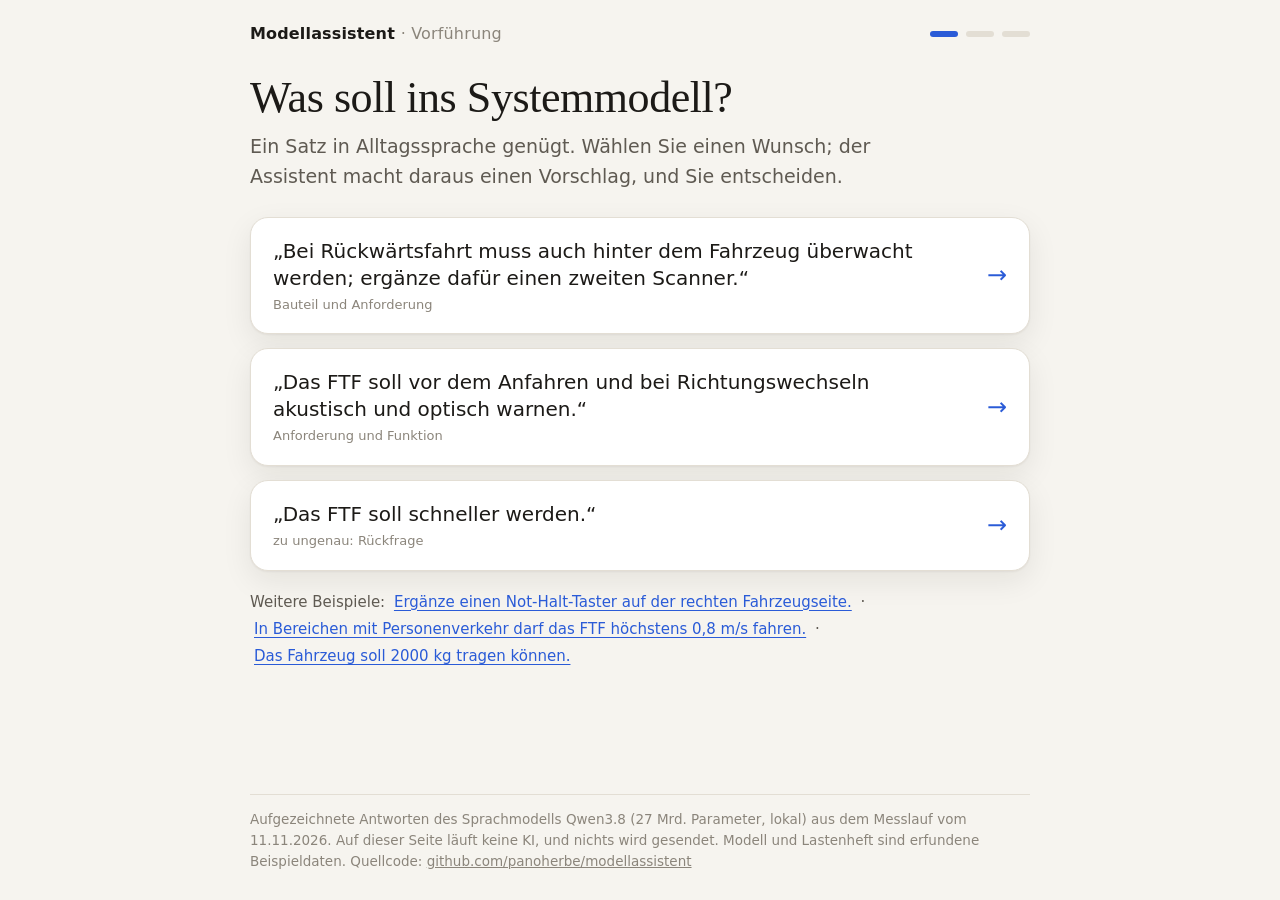
<file: vorfuehrung/modellassistent-vorfuehrung.html>
<!-- Erzeugt von vorfuehrung/baue.py aus nachweis/lauf8; nicht von Hand ändern. -->
<!doctype html>
<html lang="de">
<head>
<meta charset="utf-8">
<meta name="viewport" content="width=device-width, initial-scale=1">
<title>Modellassistent – Vorführung</title>
<meta name="description" content="Vorführung des Modellassistenten: Aus einem Satz wird ein geprüfter Eintrag im SysML-v2-Systemmodell. Der Mensch entscheidet. Aufgezeichnete Antworten aus einem Messlauf.">
<style>
/* Ruhig, groß, eine Handlung je Bildschirm. Keine Webschriften, keine externen Dateien. */
:root{
  --grund:#f6f4ef;--flaeche:#fff;--flaeche-2:#f1eee7;--text:#1c1a17;--leise:#5f5a52;--zart:#8b857b;--linie:#e3ded4;
  --akzent:#2a5bd7;--akzent-2:#1f47ad;--akzent-hell:#e8eefc;--gut:#17724a;--gut-hell:#e3f3ea;--frage:#8a5a00;--frage-hell:#fdf3dc;
  --R:#6a4fc0;--F:#b45a12;--L:#1f6db0;--P:#17724a;
  --schatten:0 1px 2px rgb(30 25 15/.05),0 10px 30px rgb(30 25 15/.08);
  --schrift:system-ui,-apple-system,"Segoe UI",Roboto,"Noto Sans",sans-serif;
  --serif:"Iowan Old Style","Palatino Linotype",Palatino,Georgia,serif;
  --mono:ui-monospace,"SF Mono",Menlo,Consolas,monospace;color-scheme:light dark}
@media (prefers-color-scheme:dark){:root{--grund:#17150f;--flaeche:#211e18;--flaeche-2:#2a2620;--text:#f2efe8;--leise:#bdb6aa;--zart:#8f897e;
  --linie:#3a352d;--akzent:#7ea2ff;--akzent-2:#a3bdff;--akzent-hell:#232c45;--gut:#5cc795;--gut-hell:#1d3328;--frage:#f0c060;--frage-hell:#3a2f17;
  --R:#a993ff;--F:#f0a060;--L:#6fb2ef;--P:#5cc795;--schatten:0 1px 2px rgb(0 0 0/.3),0 10px 30px rgb(0 0 0/.35)}.knopf:not(.leise){color:#11141a}}
*{box-sizing:border-box}
html,body{margin:0;background:var(--grund);color:var(--text);font:18px/1.55 var(--schrift);-webkit-font-smoothing:antialiased}
button{font:inherit;cursor:pointer;color:inherit}
:focus-visible{outline:3px solid var(--akzent);outline-offset:3px;border-radius:10px}
.rahmen{max-width:820px;margin:0 auto;padding:22px 20px 28px;min-height:100vh;display:flex;flex-direction:column}
.kopf{display:flex;justify-content:space-between;align-items:center;gap:12px;margin-bottom:26px}
.marke{font-weight:650;font-size:16px;letter-spacing:.01em}
.marke span{color:var(--zart);font-weight:400}
.punkte{display:flex;gap:8px;align-items:center;font-size:13px;color:var(--zart)}
.punkte i{width:28px;height:6px;border-radius:3px;background:var(--linie);transition:background .3s}
.punkte i.an{background:var(--akzent)}
.buehne{flex:1}
h1{font:400 clamp(30px,5vw,44px)/1.12 var(--serif);letter-spacing:-.01em;margin:0 0 10px}
.unter{color:var(--leise);font-size:19px;margin:0 0 26px;max-width:36em}
.wahl{display:grid;gap:14px}
.karte{background:var(--flaeche);border:1px solid var(--linie);border-radius:18px;box-shadow:var(--schatten)}
button.beispiel{display:flex;align-items:center;gap:18px;text-align:left;padding:20px 22px;border:1px solid var(--linie);
  background:var(--flaeche);border-radius:18px;box-shadow:var(--schatten);transition:transform .12s,border-color .12s}
button.beispiel:hover{border-color:var(--akzent);transform:translateY(-1px)}
.beispiel .satz{font-size:20px;line-height:1.35;flex:1}
.beispiel .art{font-size:13px;color:var(--zart);display:block;margin-top:4px}
.beispiel .pfeil{font-size:24px;color:var(--akzent)}
.mehr{margin-top:18px;font-size:15px;color:var(--leise)}
.mehr button{background:none;border:0;color:var(--akzent);text-decoration:underline;text-underline-offset:3px;padding:2px 4px}

.zitat{font:400 clamp(24px,3.6vw,32px)/1.25 var(--serif);margin:0 0 20px}
.arbeit{padding:26px}
.arbeit ul{list-style:none;margin:0;padding:0}
.arbeit li{display:flex;gap:12px;align-items:center;padding:9px 0;color:var(--zart);transition:color .3s}
.arbeit li b{display:inline-grid;place-items:center;width:26px;height:26px;border-radius:50%;border:2px solid var(--linie);font-size:14px;flex:none}
.arbeit li.da{color:var(--text)}.arbeit li.da b{background:var(--gut);border-color:var(--gut);color:#fff}
.arbeit li.jetzt b{border-color:var(--akzent);border-top-color:transparent;animation:dreh 0.8s linear infinite}
@keyframes dreh{to{transform:rotate(360deg)}}

.zaehler{font-size:14px;color:var(--zart);margin:0 0 8px;letter-spacing:.04em;text-transform:uppercase}
.vorschlag{padding:24px 24px 22px;border-top:6px solid var(--farbe)}
.vorschlag.R{--farbe:var(--R)}.vorschlag.F{--farbe:var(--F)}.vorschlag.L{--farbe:var(--L)}.vorschlag.P{--farbe:var(--P)}
.typ{display:inline-block;font-size:14px;font-weight:650;color:var(--farbe);margin-bottom:6px}
.aussage{font-size:24px;line-height:1.35;margin:0 0 14px;font-weight:550}
.bezug{font-size:16px;color:var(--leise);margin:0 0 16px}
.bezug b{color:var(--text);font-weight:600}
.beleg{background:var(--gut-hell);border-radius:14px;padding:14px 16px;margin:0 0 20px}
.beleg small{display:block;color:var(--gut);font-weight:650;font-size:13.5px;margin-bottom:3px}
.beleg q{font-size:17px}
.knoepfe{display:flex;gap:12px;flex-wrap:wrap}
.knopf{border:0;border-radius:14px;padding:15px 24px;font-weight:650;font-size:18px;background:var(--akzent);color:#fff}
.knopf:hover{background:var(--akzent-2)}
.knopf.gut{background:var(--gut)}.knopf.gut:hover{filter:brightness(.92)}
.knopf.leise{background:var(--flaeche-2);color:var(--text)}
.knopf.leise:hover{background:var(--linie)}
.klein{font-size:14.5px;color:var(--zart)}

.ok{display:flex;gap:14px;align-items:flex-start;padding:20px 22px;background:var(--gut-hell);border-radius:18px;margin-bottom:18px}
.ok .haken{flex:none;width:38px;height:38px;border-radius:50%;background:var(--gut);color:#fff;display:grid;place-items:center;font-size:22px;font-weight:700}
.ok h2{margin:2px 0 4px;font-size:22px}
.ok p{margin:0;color:var(--leise);font-size:16px}
.bild{padding:22px;margin-bottom:16px}
.bild h3{margin:0 0 14px;font-size:15px;color:var(--zart);font-weight:600;letter-spacing:.04em;text-transform:uppercase}
.kette{display:flex;align-items:center;gap:10px;flex-wrap:wrap;margin:10px 0}
.box{border:2px solid var(--farbe);border-radius:14px;padding:10px 14px;min-width:170px;background:var(--flaeche)}
.box.alt{border-style:dashed;opacity:.8}
.box small{display:block;color:var(--farbe);font-weight:650;font-size:12.5px}
.box span{font-family:var(--mono);font-size:15px}
.box.R{--farbe:var(--R)}.box.F{--farbe:var(--F)}.box.L{--farbe:var(--L)}.box.P{--farbe:var(--P)}
.verbinder{color:var(--zart);font-size:14px;display:flex;align-items:center;gap:6px;white-space:nowrap}
.verbinder::after{content:"→";font-size:22px;color:var(--leise)}
details{border-top:1px solid var(--linie);padding:12px 0}
details summary{cursor:pointer;font-weight:600;font-size:16px}
pre{background:#14171d;color:#dfe6ef;border-radius:12px;padding:14px 16px;overflow:auto;font:13.5px/1.55 var(--mono);margin:12px 0 4px}
.kw{color:#8cc8ff}.km{color:#7f8a99;font-style:italic}.kz{color:#ffd28a}
.log{list-style:none;margin:10px 0 0;padding:0;font-size:15px}
.log li{padding:8px 0;border-bottom:1px dashed var(--linie)}
.log code{display:block;font-size:11.5px;color:var(--zart);word-break:break-all;margin-top:2px}

.frage{padding:24px;background:var(--frage-hell);border:1px solid color-mix(in oklab,var(--frage) 30%,transparent);border-radius:18px;margin-bottom:18px}
.frage small{color:var(--frage);font-weight:650;font-size:14px}
.frage p{font:400 clamp(22px,3.2vw,28px)/1.3 var(--serif);margin:8px 0 0}
.fuss{margin-top:28px;font-size:13.5px;color:var(--zart);border-top:1px solid var(--linie);padding-top:14px}
.fuss a{color:inherit}
.ein{animation:ein .35s ease both}
@keyframes ein{from{opacity:0;transform:translateY(8px)}to{opacity:1;transform:none}}
@media (max-width:600px){html,body{font-size:17px}.rahmen{padding:16px 14px}.aussage{font-size:21px}.knopf{flex:1}
  .beispiel .satz{font-size:18px}.box{min-width:0;flex:1 1 100%}.verbinder{flex:1 1 100%}}
@media (prefers-reduced-motion:reduce){*{animation:none!important;transition:none!important}}
</style>
</head>
<body>
<div class="rahmen">
  <header class="kopf">
    <div class="marke">Modellassistent <span>· Vorführung</span></div>
    <div class="punkte" aria-label="Fortschritt"><i></i><i></i><i></i></div>
  </header>
  <main class="buehne" id="buehne" aria-live="polite"></main>
  <footer class="fuss" id="fuss"></footer>
</div>
<script>
"use strict";
const D = {"meta":{"zeit_utc":"2026-11-11T21:25:48+00:00","sprachmodell":"qwen3.8:27b","einbettungsmodell":"embeddinggemma-2","prompt_version":"vorschlag-v4+klaerung-v2+zuordnung-v2","kernel":"jupyter-sysml-kernel 0.63.1"},"kennzahlen":{"aufgaben":24,"vorschlagsaufgaben":17,"rueckfrageaufgaben":7,"status_richtig":23,"vorschlag_richtig":16,"rueckfrage_richtig":7,"ebene_richtig":16,"ziele_gefunden":7,"ziele_erwartet":11,"elemente":22,"elemente_ohne_fehler":22,"elemente_belegt":22,"rf_elemente":14,"rf_mit_beziehung":14,"abruf_treffer":22,"abruf_erwartet":22,"syntax_geprueft":16,"syntax_ok":16,"dauer_median_s":50.4,"dauer_max_s":66.76,"ausgabe_tokens_je_s":8.0},"vorne":["C01","B02","D01"],"weitere":["C04","A02","D05"],"etiketten":{"C01":"Bauteil und Anforderung","B02":"Anforderung und Funktion","D01":"zu ungenau: Rückfrage","C04":"Bausteintyp und Bauteil","A02":"eine Anforderung","D05":"Widerspruch: Rückfrage"},"aufgaben":[{"id":"A02","eingabe":"In Bereichen mit Personenverkehr darf das FTF höchstens 0,8 m/s fahren.","status":"vorschlag","rueckfragen":[],"dauer_s":49.7,"elemente":[{"id":"R-008","ebene":"R","name":"fahrgeschwindigkeitPersonenverkehr","text":"In Bereichen mit Personenverkehr darf das FTF höchstens 0,8 m/s fahren.","typ":null,"bezuege":[{"art":"satisfy","ziel":"P-002"}],"bezuege_von":null,"quellen":[{"quelle":"LH-2.2","zitat":"in Bereichen mit Personenverkehr gilt 0,8 m/s","belegt":true}],"pruefung":"ok","befunde":[]}],"abgerufen":["LH-2.2","LH-1.3","LH-2.4","LH-4.3","LH-2.3","LH-3.2"],"sysml":"// in Anforderungen\nrequirement <'R-008'> fahrgeschwindigkeitPersonenverkehr {\n    doc /* In Bereichen mit Personenverkehr darf das FTF höchstens 0,8 m/s fahren. */\n}\n\n// in Verknuepfungen\nsatisfy Anforderungen::fahrgeschwindigkeitPersonenverkehr by Physik::ftf.fahrwerk;","syntax":{"ok":true,"meldungen":[],"kernel":"jupyter-sysml-kernel 0.63.1"}},{"id":"B02","eingabe":"Das FTF soll vor dem Anfahren und bei Richtungswechseln akustisch und optisch warnen.","status":"vorschlag","rueckfragen":[],"dauer_s":60.76,"elemente":[{"id":"R-008","ebene":"R","name":"warnsignal","text":"Das FTF warnt vor dem Anfahren und bei Richtungswechseln akustisch und optisch.","typ":null,"bezuege":[{"art":"satisfy","ziel":"P-008"}],"bezuege_von":null,"quellen":[{"quelle":"LH-4.5","zitat":"Akustische und optische Warnsignale kündigen das Anfahren und Richtungswechsel an.","belegt":true}],"pruefung":"ok","befunde":[]},{"id":"F-008","ebene":"F","name":"warnsignalAusloesen","text":"Akustische und optische Warnsignale vor dem Anfahren und bei Richtungswechseln auslösen.","typ":null,"bezuege":[{"art":"allocate","ziel":"P-008"}],"bezuege_von":null,"quellen":[{"quelle":"LH-4.5","zitat":"Akustische und optische Warnsignale kündigen das Anfahren und Richtungswechsel an.","belegt":true}],"pruefung":"ok","befunde":[]}],"abgerufen":["LH-4.5","LH-4.1","LH-4.3","LH-5.2","LH-1.3","LH-5.1"],"sysml":"// in Anforderungen\nrequirement <'R-008'> warnsignal {\n    doc /* Das FTF warnt vor dem Anfahren und bei Richtungswechseln akustisch und optisch. */\n}\n\n// in Funktionen\naction <'F-008'> warnsignalAusloesen {\n    doc /* Akustische und optische Warnsignale vor dem Anfahren und bei Richtungswechseln auslösen. */\n}\n\n// in Verknuepfungen\nsatisfy Anforderungen::warnsignal by Physik::ftf.sicherheitssteuerung;\nallocate Funktionen::warnsignalAusloesen to Physik::ftf.sicherheitssteuerung;","syntax":{"ok":true,"meldungen":[],"kernel":"jupyter-sysml-kernel 0.63.1"}},{"id":"C01","eingabe":"Bei Rückwärtsfahrt muss auch hinter dem Fahrzeug überwacht werden; ergänze dafür einen zweiten Scanner.","status":"vorschlag","rueckfragen":[],"dauer_s":53.41,"elemente":[{"id":"P-009","ebene":"P","name":"scannerHinten","text":"Sicherheitslaserscanner zur Überwachung des Schutzfeldes hinter dem Fahrzeug.","typ":"Sicherheitslaserscanner","bezuege":[],"bezuege_von":null,"quellen":[{"quelle":"LH-4.2","zitat":"Bei Rückwärtsfahrt muss das Schutzfeld hinter dem Fahrzeug ebenso überwacht werden.","belegt":true}],"pruefung":"ok","befunde":[]},{"id":"R-008","ebene":"R","name":"schutzfeldHinten","text":"Bei Rückwärtsfahrt wird das Schutzfeld hinter dem Fahrzeug überwacht.","typ":null,"bezuege":[{"art":"satisfy","ziel":"P-009"}],"bezuege_von":null,"quellen":[{"quelle":"LH-4.2","zitat":"Bei Rückwärtsfahrt muss das Schutzfeld hinter dem Fahrzeug ebenso überwacht werden.","belegt":true}],"pruefung":"ok","befunde":[]}],"abgerufen":["LH-4.2","LH-4.1","LH-5.2","LH-4.5","LH-3.3","LH-2.3"],"sysml":"// in Anforderungen\nrequirement <'R-008'> schutzfeldHinten {\n    doc /* Bei Rückwärtsfahrt wird das Schutzfeld hinter dem Fahrzeug überwacht. */\n}\n\n// in Physik::ftf\npart <'P-009'> scannerHinten : Logik::Sicherheitslaserscanner;\n\n// in Verknuepfungen\nsatisfy Anforderungen::schutzfeldHinten by Physik::ftf.scannerHinten;","syntax":{"ok":true,"meldungen":[],"kernel":"jupyter-sysml-kernel 0.63.1"}},{"id":"C04","eingabe":"Ergänze einen Not-Halt-Taster auf der rechten Fahrzeugseite.","status":"vorschlag","rueckfragen":[],"dauer_s":66.76,"elemente":[{"id":"L-009","ebene":"L","name":"NotHaltTaster","text":"Mechanischer Taster zur manuellen Auslösung des Not-Halts.","typ":null,"bezuege":[],"bezuege_von":null,"quellen":[{"quelle":"LH-4.4","zitat":"Not-Halt-Taster befinden sich an beiden Längsseiten des Fahrzeugs.","belegt":true}],"pruefung":"ok","befunde":[]},{"id":"P-009","ebene":"P","name":"notHaltTasterRechts","text":"Not-Halt-Taster auf der rechten Fahrzeugseite.","typ":"NotHaltTaster","bezuege":[],"bezuege_von":null,"quellen":[{"quelle":"LH-4.4","zitat":"Not-Halt-Taster befinden sich an beiden Längsseiten des Fahrzeugs.","belegt":true}],"pruefung":"ok","befunde":[]}],"abgerufen":["LH-4.4","LH-4.3","LH-4.5","LH-5.2","LH-4.1","LH-2.4"],"sysml":"// in Logik\npart def <'L-009'> NotHaltTaster {\n    doc /* Mechanischer Taster zur manuellen Auslösung des Not-Halts. */\n}\n\n// in Physik::ftf\npart <'P-009'> notHaltTasterRechts : Logik::NotHaltTaster;","syntax":{"ok":true,"meldungen":[],"kernel":"jupyter-sysml-kernel 0.63.1"}},{"id":"D01","eingabe":"Das FTF soll schneller werden.","status":"rueckfrage","rueckfragen":["Welche neue Höchstgeschwindigkeit soll das FTF im Automatikbetrieb erreichen?"],"dauer_s":20.05,"elemente":[],"abgerufen":["LH-2.2","LH-1.3","LH-1.2","LH-4.3","LH-5.3","LH-5.1"],"sysml":"","syntax":null},{"id":"D05","eingabe":"Das Fahrzeug soll 2000 kg tragen können.","status":"rueckfrage","rueckfragen":["Soll die Nutzlast tatsächlich auf 2000 kg erhöht werden, was einen Widerspruch zur Lastenheft-Anforderung (max. 500 kg) darstellt?"],"dauer_s":23.47,"elemente":[],"abgerufen":["LH-2.1","LH-1.1","LH-2.3","LH-2.4","LH-6.2","LH-1.3"],"sysml":"","syntax":null}],"modell":"// Synthetisches Systemmodell eines autonomen Flurförderfahrzeugs (FTF) in SysML v2, Textnotation.\n// Alle Werte sind erfunden; das Modell dient nur dem Prototyp des Modellassistenten.\n// RFLP-Konvention dieses Prototyps: R = Anforderungen (requirement), F = Funktionen (action),\n// L = logische Bausteine (part def), P = physische Ausprägung (part im Fahrzeug ftf).\n// Kennungen stehen als Kurzname in <'...'>. Zeilen mit „// einfuegen:“ markieren, wo freigegebene Vorschläge landen.\npackage FTF {\n\n    package Anforderungen {\n        requirement <'R-001'> nutzlast {\n            doc /* Das FTF transportiert Ladungsträger mit einer Masse von bis zu 500 kg. */\n        }\n        requirement <'R-002'> fahrgeschwindigkeit {\n            doc /* Die Fahrgeschwindigkeit beträgt im Automatikbetrieb höchstens 1,5 m/s. */\n        }\n        requirement <'R-003'> personenschutz {\n            doc /* Personen und Hindernisse im Fahrweg werden erkannt; das FTF hält vor ihnen sicher an. */\n        }\n        requirement <'R-004'> einsatzdauer {\n            doc /* Das FTF arbeitet mit einer Akkuladung mindestens 8 Stunden im Schichtbetrieb. */\n        }\n        requirement <'R-005'> positioniergenauigkeit {\n            doc /* An Übergabestationen positioniert sich das FTF auf ±10 mm genau. */\n        }\n        requirement <'R-006'> notHalt {\n            doc /* Ein Not-Halt an beiden Fahrzeugseiten bringt das FTF sofort zum Stillstand. */\n        }\n        requirement <'R-007'> leitsystemanbindung {\n            doc /* Das FTF empfängt Fahraufträge vom Leitsystem und meldet seinen Zustand zurück. */\n        }\n        // einfuegen: R\n    }\n\n    package Funktionen {\n        action <'F-001'> navigieren {\n            doc /* Position bestimmen und eine Route zum Ziel planen. */\n        }\n        action <'F-002'> fahren {\n            doc /* Das Fahrzeug entlang der geplanten Route bewegen. */\n        }\n        action <'F-003'> hindernisseErkennen {\n            doc /* Den Fahrweg überwachen und Hindernisse sowie Personen erkennen. */\n        }\n        action <'F-004'> lastHandhaben {\n            doc /* Ladungsträger aufnehmen und abgeben. */\n        }\n        action <'F-005'> energieBereitstellen {\n            doc /* Elektrische Energie speichern und an die Verbraucher verteilen. */\n        }\n        action <'F-006'> kommunizieren {\n            doc /* Fahraufträge empfangen und Zustandsmeldungen an das Leitsystem senden. */\n        }\n        action <'F-007'> notHaltAusloesen {\n            doc /* Bei Betätigung des Not-Halts alle Antriebe sicher abschalten. */\n        }\n        // einfuegen: F\n    }\n\n    package Logik {\n        part def <'L-001'> Fahrwerk {\n            doc /* Antriebsräder mit Motoren und Bremsen. */\n        }\n        part def <'L-002'> Navigationsrechner {\n            doc /* Rechner für Lokalisierung, Routenplanung und Fahrzeugführung. */\n        }\n        part def <'L-003'> Sicherheitslaserscanner {\n            doc /* Sensor, der Schutzfelder im Fahrweg überwacht. */\n        }\n        part def <'L-004'> Lastaufnahme {\n            doc /* Hubeinrichtung für Ladungsträger. */\n        }\n        part def <'L-005'> Energiespeicher {\n            doc /* Akku mit Batteriemanagement. */\n        }\n        part def <'L-006'> Funkmodul {\n            doc /* Drahtlose Verbindung zum Leitsystem. */\n        }\n        part def <'L-007'> Sicherheitssteuerung {\n            doc /* Steuerung für Not-Halt und Schutzfeldauswertung. */\n        }\n        part def <'L-008'> Fahrzeug {\n            doc /* Das Flurförderfahrzeug als Ganzes. */\n        }\n        // einfuegen: L\n    }\n\n    package Physik {\n        part <'P-001'> ftf : Logik::Fahrzeug {\n            part <'P-002'> fahrwerk : Logik::Fahrwerk;\n            part <'P-003'> rechner : Logik::Navigationsrechner;\n            part <'P-004'> scannerVorn : Logik::Sicherheitslaserscanner;\n            part <'P-005'> hubwerk : Logik::Lastaufnahme;\n            part <'P-006'> akku : Logik::Energiespeicher;\n            part <'P-007'> funk : Logik::Funkmodul;\n            part <'P-008'> sicherheitssteuerung : Logik::Sicherheitssteuerung;\n            // einfuegen: P\n        }\n    }\n\n    package Verknuepfungen {\n        satisfy Anforderungen::nutzlast by Physik::ftf.hubwerk;\n        satisfy Anforderungen::fahrgeschwindigkeit by Physik::ftf.fahrwerk;\n        satisfy Anforderungen::personenschutz by Physik::ftf.scannerVorn;\n        satisfy Anforderungen::einsatzdauer by Physik::ftf.akku;\n        satisfy Anforderungen::positioniergenauigkeit by Physik::ftf.rechner;\n        satisfy Anforderungen::notHalt by Physik::ftf.sicherheitssteuerung;\n        satisfy Anforderungen::leitsystemanbindung by Physik::ftf.funk;\n        allocate Funktionen::navigieren to Physik::ftf.rechner;\n        allocate Funktionen::fahren to Physik::ftf.fahrwerk;\n        allocate Funktionen::hindernisseErkennen to Physik::ftf.scannerVorn;\n        allocate Funktionen::lastHandhaben to Physik::ftf.hubwerk;\n        allocate Funktionen::energieBereitstellen to Physik::ftf.akku;\n        allocate Funktionen::kommunizieren to Physik::ftf.funk;\n        allocate Funktionen::notHaltAusloesen to Physik::ftf.sicherheitssteuerung;\n        // einfuegen: V\n    }\n}\n"};
const $ = s => document.querySelector(s);
const esc = s => String(s ?? "").replace(/[&<>"]/g, c => ({"&":"&amp;","<":"&lt;",">":"&gt;",'"':"&quot;"}[c]));
const zahl = x => Number(x).toLocaleString("de-DE", {maximumFractionDigits: 1});
const TYP = {R: "Neue Anforderung", F: "Neue Funktion", L: "Neuer Bausteintyp", P: "Neues Bauteil im Fahrzeug"};
const KURZ = {R: "Anforderung", F: "Funktion", L: "Bausteintyp", P: "Bauteil"};
const NAMEN = {};
for (const m of D.modell.matchAll(/<'([RFLP]-\d+)'>\s+(\w+)/g)) NAMEN[m[1]] = m[2];
const datum = new Date(D.meta.zeit_utc).toLocaleDateString("de-DE", {day: "2-digit", month: "2-digit", year: "numeric", timeZone: "Europe/Berlin"});
$("#fuss").innerHTML = `Aufgezeichnete Antworten des Sprachmodells Qwen3.8 (27 Mrd. Parameter, lokal) aus dem Messlauf vom ${datum}.
  Auf dieser Seite läuft keine KI, und nichts wird gesendet. Modell und Lastenheft sind erfundene Beispieldaten.
  Quellcode: <a href="https://github.com/panoherbe/modellassistent">github.com/panoherbe/modellassistent</a>`;

let a = null, i = 0, ent = {}, log = [];
const schritt = n => document.querySelectorAll(".punkte i").forEach((p, k) => p.classList.toggle("an", k < n));
const zeige = html => { const b = $("#buehne"); b.innerHTML = `<div class="ein">${html}</div>`; window.scrollTo({top: 0}); };
const merke = (was, text) => log.push({was, text, zeit: new Date()});

function start() {
  schritt(1); a = null;
  const karte = id => { const x = D.aufgaben.find(t => t.id === id);
    return `<button class="beispiel" data-id="${id}"><span class="satz">„${esc(x.eingabe)}“<span class="art">${esc(D.etiketten[id] || "")}</span></span><span class="pfeil" aria-hidden="true">→</span></button>`; };
  zeige(`<h1>Was soll ins Systemmodell?</h1>
    <p class="unter">Ein Satz in Alltagssprache genügt. Wählen Sie einen Wunsch; der Assistent macht daraus einen Vorschlag, und Sie entscheiden.</p>
    <div class="wahl">${D.vorne.map(karte).join("")}</div>
    <p class="mehr">Weitere Beispiele: ${D.weitere.map(id => `<button data-id="${id}">${esc(D.aufgaben.find(t => t.id === id).eingabe)}</button>`).join(" · ")}</p>`);
  document.querySelectorAll("[data-id]").forEach(b => b.onclick = () => los(b.dataset.id));
}

async function los(id) {
  a = D.aufgaben.find(t => t.id === id); i = 0; ent = {}; log = [];
  schritt(1); merke("Wunsch", "„" + a.eingabe + "“");
  const zeilen = ["Lastenheft durchsuchen", "Prüfen, ob der Wunsch eindeutig ist", "Vorschlag erstellen und mit 13 Regeln prüfen"];
  zeige(`<p class="zaehler">Der Assistent arbeitet</p><p class="zitat">„${esc(a.eingabe)}“</p>
    <div class="karte arbeit"><ul>${zeilen.map((z, k) => `<li><b>${k + 1}</b>${z}</li>`).join("")}</ul></div>
    <p class="klein" style="margin-top:14px">Im Messlauf dauerte das ${zahl(a.dauer_s)} Sekunden; hier abgekürzt.</p>`);
  const lis = document.querySelectorAll(".arbeit li");
  const n = a.status === "rueckfrage" ? 2 : lis.length;
  for (let k = 0; k < n; k++) { lis[k].classList.add("jetzt"); await warte(650); lis[k].classList.remove("jetzt"); lis[k].classList.add("da"); lis[k].querySelector("b").textContent = "✓"; }
  if (n < lis.length) { lis[2].innerHTML = "<b>–</b>Kein Vorschlag: Rückfrage nötig"; lis[2].classList.add("da"); await warte(500); }
  await warte(250);
  merke("Suche im Lastenheft", `${a.abgerufen.length} passende Absätze gefunden`);
  if (a.status === "rueckfrage") return rueckfrage();
  merke("Vorschlag", `${a.elemente.length} ${a.elemente.length === 1 ? "Ergänzung" : "Ergänzungen"}, alle Prüfregeln bestanden`);
  pruefen();
}
const warte = ms => new Promise(r => setTimeout(r, ms));

function rueckfrage() {
  schritt(2); merke("Rückfrage", a.rueckfragen.join(" "));
  zeige(`<p class="zaehler">Rückfrage statt Raten</p><p class="zitat">„${esc(a.eingabe)}“</p>
    <div class="frage"><small>Der Assistent fragt nach</small>${a.rueckfragen.map(f => `<p>${esc(f)}</p>`).join("")}</div>
    <p class="unter">Fehlt eine Angabe oder widerspricht der Wunsch dem Lastenheft, schlägt der Assistent nichts vor. Das Modell bleibt
    unverändert. Im Messlauf hat er bei ${D.kennzahlen.rueckfrage_richtig} von ${D.kennzahlen.rueckfrageaufgaben} solchen Wünschen nachgefragt.</p>
    <div class="knoepfe"><button class="knopf" id="weiter">Anderen Wunsch wählen</button></div>`);
  $("#weiter").onclick = start;
}

function name(id) { const n = a.elemente.find(e => e.id === id); return n ? n.name : (NAMEN[id] || id); }
const neuOderVerworfen = id => a.elemente.some(x => x.id === id) ? (ent[id] === "abgelehnt" ? ", verworfen" : ", neu") : "";

function pruefen() {
  schritt(2);
  const e = a.elemente[i], n = a.elemente.length;
  const bez = (e.bezuege || []).map(b => `${b.art === "satisfy" ? "Erfüllt durch" : "Ausgeführt von"} <b>${esc(name(b.ziel))}</b> (${KURZ[b.ziel[0]]}${neuOderVerworfen(b.ziel)})`);
  if (e.ebene === "P" && e.typ) bez.unshift(`Typ <b>${esc(e.typ)}</b>`);
  for (const b of e.bezuege_von || []) bez.push(`${b.art === "satisfy" ? "Erfüllt" : "Führt aus"} <b>${esc(name(b.quelle))}</b>`);
  const q = e.quellen[0];
  const typWeg = e.ebene === "P" && a.elemente.some(x => x.ebene === "L" && x.name === e.typ && ent[x.id] === "abgelehnt");
  zeige(`<p class="zaehler">Vorschlag ${i + 1} von ${n} · Bitte entscheiden</p>
    <div class="karte vorschlag ${e.ebene}">
      <span class="typ">${TYP[e.ebene]}</span>
      <p class="aussage">${esc(e.text || ("Bauteil vom Typ " + e.typ))}</p>
      <p class="bezug">Name im Modell <b>${esc(e.name)}</b>${bez.length ? " · " + bez.join(" · ") : ""}</p>
      ${q ? `<div class="beleg"><small>✓ Beleg, wörtlich im Lastenheft gefunden (Abschnitt ${esc(q.quelle.slice(3))})</small><q>${esc(q.zitat)}</q></div>` : ""}
      ${typWeg ? `<p class="bezug"><b>Nicht übernehmbar:</b> Sie haben den Bausteintyp ${esc(e.typ)} verworfen. Dieses Bauteil wird deshalb mit verworfen.</p>
        <div class="knoepfe"><button class="knopf leise" data-e="abgelehnt">Weiter</button></div>`
      : `<div class="knoepfe"><button class="knopf gut" data-e="angenommen">✓ Übernehmen</button><button class="knopf leise" data-e="abgelehnt">Verwerfen</button></div>`}
    </div>
    <p class="klein" style="margin-top:14px">Ins Modell kommt nur, was Sie übernehmen.</p>`);
  document.querySelectorAll("[data-e]").forEach(b => b.onclick = () => {
    ent[e.id] = b.dataset.e; merke("Entscheidung", `${KURZ[e.ebene]} ${e.name}: ${b.dataset.e === "angenommen" ? "übernommen" : "verworfen"}`);
    if (++i < n) pruefen(); else ergebnis();
  });
}

function sysmlFuer(ja) {
  const weg = a.elemente.filter(e => !ja.includes(e.id));
  if (!weg.length) return a.sysml;
  return a.sysml.split(/\n\n/).map(block => {
    if (weg.some(e => block.includes(`<'${e.id}'>`))) return null;
    const z = block.split("\n").filter(l => !(/^\s*(satisfy|allocate)\b/.test(l) && weg.some(e => new RegExp(`\\b${e.name}\\b`).test(l))));
    return z.filter(l => !l.startsWith("//")).length ? z.join("\n") : null;
  }).filter(Boolean).join("\n\n");
}
const farbe = t => esc(t).split("\n").map(z => /^\s*\/\//.test(z) ? `<span class="km">${z}</span>` :
  z.replace(/(&lt;'[RFLP]-\d+'&gt;)/g, '<span class="kz">$1</span>').replace(/\b(requirement|action|part|def|satisfy|by|allocate|to|doc)\b/g, '<span class="kw">$1</span>')
   .replace(/(\/\*.*?\*\/)/g, '<span class="km">$1</span>')).join("\n");

async function kette() {
  let vor = "0".repeat(64);
  for (const e of log) {
    if (!(window.crypto && crypto.subtle)) return;
    const h = await crypto.subtle.digest("SHA-256", new TextEncoder().encode(vor + e.was + e.text + e.zeit.toISOString()));
    e.hash = vor = [...new Uint8Array(h)].map(b => b.toString(16).padStart(2, "0")).join("");
  }
}

function bild(ja) {
  const neu = a.elemente.filter(e => ja.includes(e.id)).sort((x, y) => "RFLP".indexOf(x.ebene) - "RFLP".indexOf(y.ebene));
  const kasten = (id, alt) => `<div class="box ${id[0]}${alt ? " alt" : ""}"><small>${KURZ[id[0]]}${alt ? " (schon im Modell)" : " · neu"}</small><span>${esc(name(id))}</span></div>`;
  const reihen = [];
  for (const e of neu) {
    for (const b of e.bezuege || []) if (!a.elemente.some(x => x.id === b.ziel) || ja.includes(b.ziel))
      reihen.push(`<div class="kette">${kasten(e.id)}<span class="verbinder">${b.art === "satisfy" ? "erfüllt durch" : "ausgeführt von"}</span>${kasten(b.ziel, !a.elemente.some(x => x.id === b.ziel))}</div>`);
    for (const b of e.bezuege_von || []) reihen.push(`<div class="kette">${kasten(b.quelle, true)}<span class="verbinder">${b.art === "satisfy" ? "erfüllt durch" : "ausgeführt von"}</span>${kasten(e.id)}</div>`);
    if (e.ebene === "P" && e.typ) { const l = a.elemente.find(x => x.ebene === "L" && x.name === e.typ);
      if (!l || ja.includes(l.id)) reihen.push(`<div class="kette">${kasten(e.id)}<span class="verbinder">ist vom Typ</span><div class="box L${l ? "" : " alt"}"><small>Bausteintyp${l ? " · neu" : " (schon im Modell)"}</small><span>${esc(e.typ)}</span></div></div>`); }
  }
  const allein = neu.filter(e => !reihen.some(r => r.includes(`>${esc(e.name)}<`)));
  return reihen.join("") + allein.map(e => `<div class="kette">${kasten(e.id)}</div>`).join("");
}

async function ergebnis() {
  schritt(3);
  const ja = a.elemente.filter(e => ent[e.id] === "angenommen").map(e => e.id);
  if (!ja.length) {
    merke("Ergebnis", "nichts übernommen, Modell unverändert"); await kette();
    zeige(`<h1>Nichts übernommen.</h1><p class="unter">Das Modell bleibt, wie es war. Auch das steht im Protokoll.</p>
      <div class="knoepfe"><button class="knopf" id="weiter">Noch ein Beispiel</button></div>`);
    $("#weiter").onclick = start; return;
  }
  const alle = ja.length === a.elemente.length;
  merke("Ins Modell übernommen", ja.map(name).join(", ")); await kette();
  zeige(`<div class="ok"><div class="haken">✓</div><div><h2>Im Modell. ${ja.length === 1 ? "Eine Ergänzung" : ja.length + " Ergänzungen"}, belegt und geprüft.</h2>
    <p>${alle ? `Nach dem Einfügen hat die SysML-v2-Pilotimplementierung der OMG das ganze Modell geprüft: <b>gültig</b> (Messlauf vom ${datum}).`
      : `Der Text enthält nur, was Sie übernommen haben. Die OMG-Prüfung im Messlauf galt der vollständigen Übernahme; der Prototyp prüft jede Teilübernahme neu.`}</p></div></div>
    <div class="karte bild"><h3>So hängt es im Modell zusammen</h3>${bild(ja)}</div>
    <div class="karte" style="padding:6px 22px 10px;margin-bottom:20px">
      <details><summary>SysML-v2-Text ansehen</summary><pre>${farbe(sysmlFuer(ja))}</pre>
        <p class="klein">Aus Vorlagen erzeugt; das Sprachmodell schreibt nie frei ins Modell.</p></details>
      <details><summary>Protokoll ansehen (${log.length} Einträge)</summary><ul class="log">${log.map(e => `<li><b>${esc(e.was)}</b> · ${esc(e.text)}${e.hash ? `<code>${e.hash}</code>` : ""}</li>`).join("")}</ul>
        <p class="klein">Jeder Eintrag enthält den Prüfwert des vorigen: Wer später etwas ändert, fällt auf.</p></details>
    </div>
    <div class="knoepfe"><button class="knopf" id="weiter">Noch ein Beispiel</button></div>`);
  $("#weiter").onclick = start;
}

// Direktlink für Bilder und Video: ?beispiel=C01 startet sofort
const q = new URLSearchParams(location.search).get("beispiel");
if (q && D.aufgaben.some(t => t.id === q)) los(q); else start();
</script>
</body>
</html>
</file>
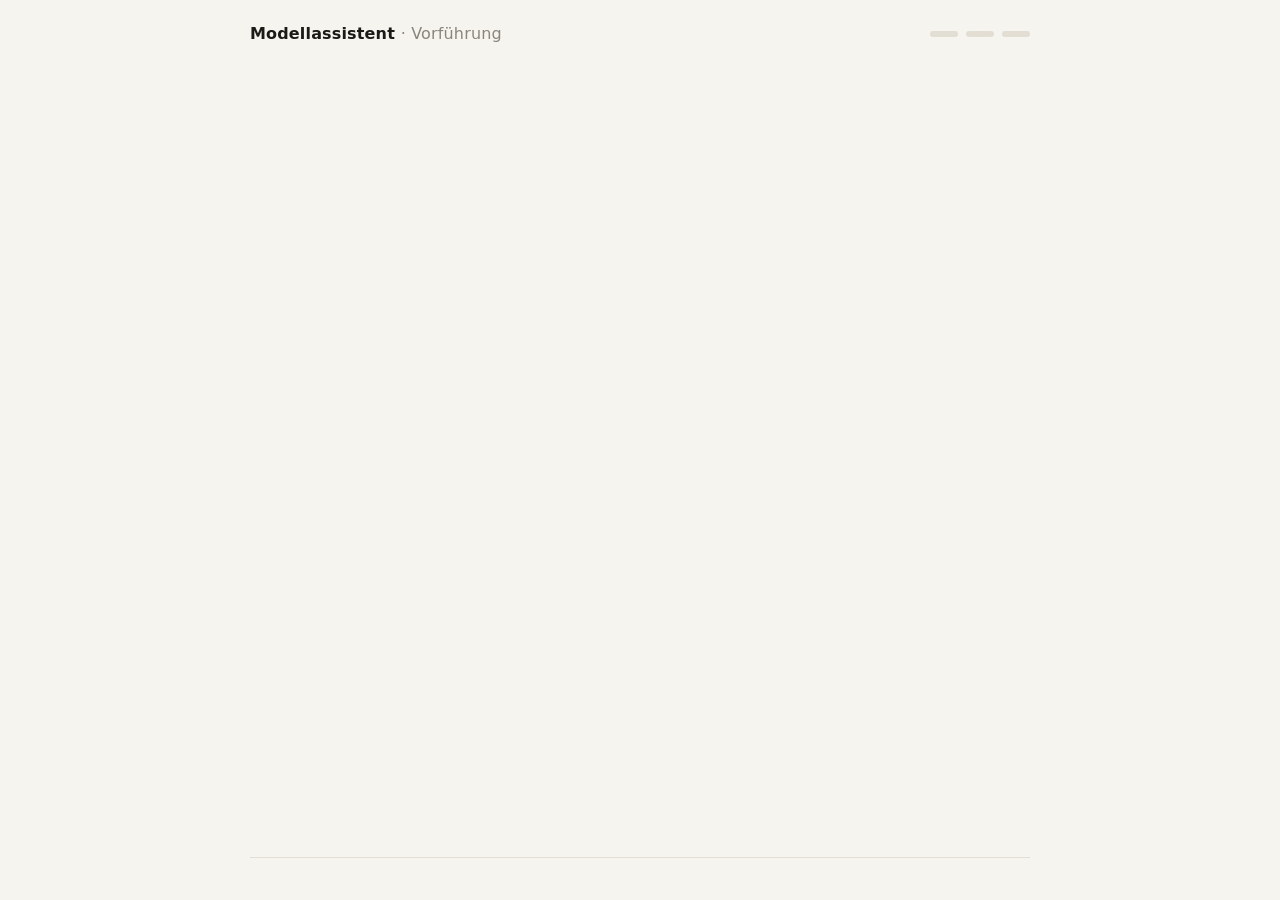
<file: vorfuehrung/vorlage.html>
<!doctype html>
<html lang="de">
<head>
<meta charset="utf-8">
<meta name="viewport" content="width=device-width, initial-scale=1">
<title>Modellassistent – Vorführung</title>
<meta name="description" content="Vorführung des Modellassistenten: Aus einem Satz wird ein geprüfter Eintrag im SysML-v2-Systemmodell. Der Mensch entscheidet. Aufgezeichnete Antworten aus einem Messlauf.">
<style>
/* Ruhig, groß, eine Handlung je Bildschirm. Keine Webschriften, keine externen Dateien. */
:root{
  --grund:#f6f4ef;--flaeche:#fff;--flaeche-2:#f1eee7;--text:#1c1a17;--leise:#5f5a52;--zart:#8b857b;--linie:#e3ded4;
  --akzent:#2a5bd7;--akzent-2:#1f47ad;--akzent-hell:#e8eefc;--gut:#17724a;--gut-hell:#e3f3ea;--frage:#8a5a00;--frage-hell:#fdf3dc;
  --R:#6a4fc0;--F:#b45a12;--L:#1f6db0;--P:#17724a;
  --schatten:0 1px 2px rgb(30 25 15/.05),0 10px 30px rgb(30 25 15/.08);
  --schrift:system-ui,-apple-system,"Segoe UI",Roboto,"Noto Sans",sans-serif;
  --serif:"Iowan Old Style","Palatino Linotype",Palatino,Georgia,serif;
  --mono:ui-monospace,"SF Mono",Menlo,Consolas,monospace;color-scheme:light dark}
@media (prefers-color-scheme:dark){:root{--grund:#17150f;--flaeche:#211e18;--flaeche-2:#2a2620;--text:#f2efe8;--leise:#bdb6aa;--zart:#8f897e;
  --linie:#3a352d;--akzent:#7ea2ff;--akzent-2:#a3bdff;--akzent-hell:#232c45;--gut:#5cc795;--gut-hell:#1d3328;--frage:#f0c060;--frage-hell:#3a2f17;
  --R:#a993ff;--F:#f0a060;--L:#6fb2ef;--P:#5cc795;--schatten:0 1px 2px rgb(0 0 0/.3),0 10px 30px rgb(0 0 0/.35)}.knopf:not(.leise){color:#11141a}}
*{box-sizing:border-box}
html,body{margin:0;background:var(--grund);color:var(--text);font:18px/1.55 var(--schrift);-webkit-font-smoothing:antialiased}
button{font:inherit;cursor:pointer;color:inherit}
:focus-visible{outline:3px solid var(--akzent);outline-offset:3px;border-radius:10px}
.rahmen{max-width:820px;margin:0 auto;padding:22px 20px 28px;min-height:100vh;display:flex;flex-direction:column}
.kopf{display:flex;justify-content:space-between;align-items:center;gap:12px;margin-bottom:26px}
.marke{font-weight:650;font-size:16px;letter-spacing:.01em}
.marke span{color:var(--zart);font-weight:400}
.punkte{display:flex;gap:8px;align-items:center;font-size:13px;color:var(--zart)}
.punkte i{width:28px;height:6px;border-radius:3px;background:var(--linie);transition:background .3s}
.punkte i.an{background:var(--akzent)}
.buehne{flex:1}
h1{font:400 clamp(30px,5vw,44px)/1.12 var(--serif);letter-spacing:-.01em;margin:0 0 10px}
.unter{color:var(--leise);font-size:19px;margin:0 0 26px;max-width:36em}
.wahl{display:grid;gap:14px}
.karte{background:var(--flaeche);border:1px solid var(--linie);border-radius:18px;box-shadow:var(--schatten)}
button.beispiel{display:flex;align-items:center;gap:18px;text-align:left;padding:20px 22px;border:1px solid var(--linie);
  background:var(--flaeche);border-radius:18px;box-shadow:var(--schatten);transition:transform .12s,border-color .12s}
button.beispiel:hover{border-color:var(--akzent);transform:translateY(-1px)}
.beispiel .satz{font-size:20px;line-height:1.35;flex:1}
.beispiel .art{font-size:13px;color:var(--zart);display:block;margin-top:4px}
.beispiel .pfeil{font-size:24px;color:var(--akzent)}
.mehr{margin-top:18px;font-size:15px;color:var(--leise)}
.mehr button{background:none;border:0;color:var(--akzent);text-decoration:underline;text-underline-offset:3px;padding:2px 4px}

.zitat{font:400 clamp(24px,3.6vw,32px)/1.25 var(--serif);margin:0 0 20px}
.arbeit{padding:26px}
.arbeit ul{list-style:none;margin:0;padding:0}
.arbeit li{display:flex;gap:12px;align-items:center;padding:9px 0;color:var(--zart);transition:color .3s}
.arbeit li b{display:inline-grid;place-items:center;width:26px;height:26px;border-radius:50%;border:2px solid var(--linie);font-size:14px;flex:none}
.arbeit li.da{color:var(--text)}.arbeit li.da b{background:var(--gut);border-color:var(--gut);color:#fff}
.arbeit li.jetzt b{border-color:var(--akzent);border-top-color:transparent;animation:dreh 0.8s linear infinite}
@keyframes dreh{to{transform:rotate(360deg)}}

.zaehler{font-size:14px;color:var(--zart);margin:0 0 8px;letter-spacing:.04em;text-transform:uppercase}
.vorschlag{padding:24px 24px 22px;border-top:6px solid var(--farbe)}
.vorschlag.R{--farbe:var(--R)}.vorschlag.F{--farbe:var(--F)}.vorschlag.L{--farbe:var(--L)}.vorschlag.P{--farbe:var(--P)}
.typ{display:inline-block;font-size:14px;font-weight:650;color:var(--farbe);margin-bottom:6px}
.aussage{font-size:24px;line-height:1.35;margin:0 0 14px;font-weight:550}
.bezug{font-size:16px;color:var(--leise);margin:0 0 16px}
.bezug b{color:var(--text);font-weight:600}
.beleg{background:var(--gut-hell);border-radius:14px;padding:14px 16px;margin:0 0 20px}
.beleg small{display:block;color:var(--gut);font-weight:650;font-size:13.5px;margin-bottom:3px}
.beleg q{font-size:17px}
.knoepfe{display:flex;gap:12px;flex-wrap:wrap}
.knopf{border:0;border-radius:14px;padding:15px 24px;font-weight:650;font-size:18px;background:var(--akzent);color:#fff}
.knopf:hover{background:var(--akzent-2)}
.knopf.gut{background:var(--gut)}.knopf.gut:hover{filter:brightness(.92)}
.knopf.leise{background:var(--flaeche-2);color:var(--text)}
.knopf.leise:hover{background:var(--linie)}
.klein{font-size:14.5px;color:var(--zart)}

.ok{display:flex;gap:14px;align-items:flex-start;padding:20px 22px;background:var(--gut-hell);border-radius:18px;margin-bottom:18px}
.ok .haken{flex:none;width:38px;height:38px;border-radius:50%;background:var(--gut);color:#fff;display:grid;place-items:center;font-size:22px;font-weight:700}
.ok h2{margin:2px 0 4px;font-size:22px}
.ok p{margin:0;color:var(--leise);font-size:16px}
.bild{padding:22px;margin-bottom:16px}
.bild h3{margin:0 0 14px;font-size:15px;color:var(--zart);font-weight:600;letter-spacing:.04em;text-transform:uppercase}
.kette{display:flex;align-items:center;gap:10px;flex-wrap:wrap;margin:10px 0}
.box{border:2px solid var(--farbe);border-radius:14px;padding:10px 14px;min-width:170px;background:var(--flaeche)}
.box.alt{border-style:dashed;opacity:.8}
.box small{display:block;color:var(--farbe);font-weight:650;font-size:12.5px}
.box span{font-family:var(--mono);font-size:15px}
.box.R{--farbe:var(--R)}.box.F{--farbe:var(--F)}.box.L{--farbe:var(--L)}.box.P{--farbe:var(--P)}
.verbinder{color:var(--zart);font-size:14px;display:flex;align-items:center;gap:6px;white-space:nowrap}
.verbinder::after{content:"→";font-size:22px;color:var(--leise)}
details{border-top:1px solid var(--linie);padding:12px 0}
details summary{cursor:pointer;font-weight:600;font-size:16px}
pre{background:#14171d;color:#dfe6ef;border-radius:12px;padding:14px 16px;overflow:auto;font:13.5px/1.55 var(--mono);margin:12px 0 4px}
.kw{color:#8cc8ff}.km{color:#7f8a99;font-style:italic}.kz{color:#ffd28a}
.log{list-style:none;margin:10px 0 0;padding:0;font-size:15px}
.log li{padding:8px 0;border-bottom:1px dashed var(--linie)}
.log code{display:block;font-size:11.5px;color:var(--zart);word-break:break-all;margin-top:2px}

.frage{padding:24px;background:var(--frage-hell);border:1px solid color-mix(in oklab,var(--frage) 30%,transparent);border-radius:18px;margin-bottom:18px}
.frage small{color:var(--frage);font-weight:650;font-size:14px}
.frage p{font:400 clamp(22px,3.2vw,28px)/1.3 var(--serif);margin:8px 0 0}
.fuss{margin-top:28px;font-size:13.5px;color:var(--zart);border-top:1px solid var(--linie);padding-top:14px}
.fuss a{color:inherit}
.ein{animation:ein .35s ease both}
@keyframes ein{from{opacity:0;transform:translateY(8px)}to{opacity:1;transform:none}}
@media (max-width:600px){html,body{font-size:17px}.rahmen{padding:16px 14px}.aussage{font-size:21px}.knopf{flex:1}
  .beispiel .satz{font-size:18px}.box{min-width:0;flex:1 1 100%}.verbinder{flex:1 1 100%}}
@media (prefers-reduced-motion:reduce){*{animation:none!important;transition:none!important}}
</style>
</head>
<body>
<div class="rahmen">
  <header class="kopf">
    <div class="marke">Modellassistent <span>· Vorführung</span></div>
    <div class="punkte" aria-label="Fortschritt"><i></i><i></i><i></i></div>
  </header>
  <main class="buehne" id="buehne" aria-live="polite"></main>
  <footer class="fuss" id="fuss"></footer>
</div>
<script>
"use strict";
const D = /*DATEN*/null;
const $ = s => document.querySelector(s);
const esc = s => String(s ?? "").replace(/[&<>"]/g, c => ({"&":"&amp;","<":"&lt;",">":"&gt;",'"':"&quot;"}[c]));
const zahl = x => Number(x).toLocaleString("de-DE", {maximumFractionDigits: 1});
const TYP = {R: "Neue Anforderung", F: "Neue Funktion", L: "Neuer Bausteintyp", P: "Neues Bauteil im Fahrzeug"};
const KURZ = {R: "Anforderung", F: "Funktion", L: "Bausteintyp", P: "Bauteil"};
const NAMEN = {};
for (const m of D.modell.matchAll(/<'([RFLP]-\d+)'>\s+(\w+)/g)) NAMEN[m[1]] = m[2];
const datum = new Date(D.meta.zeit_utc).toLocaleDateString("de-DE", {day: "2-digit", month: "2-digit", year: "numeric", timeZone: "Europe/Berlin"});
$("#fuss").innerHTML = `Aufgezeichnete Antworten des Sprachmodells Qwen3.8 (27 Mrd. Parameter, lokal) aus dem Messlauf vom ${datum}.
  Auf dieser Seite läuft keine KI, und nichts wird gesendet. Modell und Lastenheft sind erfundene Beispieldaten.
  Quellcode: <a href="https://github.com/panoherbe/modellassistent">github.com/panoherbe/modellassistent</a>`;

let a = null, i = 0, ent = {}, log = [];
const schritt = n => document.querySelectorAll(".punkte i").forEach((p, k) => p.classList.toggle("an", k < n));
const zeige = html => { const b = $("#buehne"); b.innerHTML = `<div class="ein">${html}</div>`; window.scrollTo({top: 0}); };
const merke = (was, text) => log.push({was, text, zeit: new Date()});

function start() {
  schritt(1); a = null;
  const karte = id => { const x = D.aufgaben.find(t => t.id === id);
    return `<button class="beispiel" data-id="${id}"><span class="satz">„${esc(x.eingabe)}“<span class="art">${esc(D.etiketten[id] || "")}</span></span><span class="pfeil" aria-hidden="true">→</span></button>`; };
  zeige(`<h1>Was soll ins Systemmodell?</h1>
    <p class="unter">Ein Satz in Alltagssprache genügt. Wählen Sie einen Wunsch; der Assistent macht daraus einen Vorschlag, und Sie entscheiden.</p>
    <div class="wahl">${D.vorne.map(karte).join("")}</div>
    <p class="mehr">Weitere Beispiele: ${D.weitere.map(id => `<button data-id="${id}">${esc(D.aufgaben.find(t => t.id === id).eingabe)}</button>`).join(" · ")}</p>`);
  document.querySelectorAll("[data-id]").forEach(b => b.onclick = () => los(b.dataset.id));
}

async function los(id) {
  a = D.aufgaben.find(t => t.id === id); i = 0; ent = {}; log = [];
  schritt(1); merke("Wunsch", "„" + a.eingabe + "“");
  const zeilen = ["Lastenheft durchsuchen", "Prüfen, ob der Wunsch eindeutig ist", "Vorschlag erstellen und mit 13 Regeln prüfen"];
  zeige(`<p class="zaehler">Der Assistent arbeitet</p><p class="zitat">„${esc(a.eingabe)}“</p>
    <div class="karte arbeit"><ul>${zeilen.map((z, k) => `<li><b>${k + 1}</b>${z}</li>`).join("")}</ul></div>
    <p class="klein" style="margin-top:14px">Im Messlauf dauerte das ${zahl(a.dauer_s)} Sekunden; hier abgekürzt.</p>`);
  const lis = document.querySelectorAll(".arbeit li");
  const n = a.status === "rueckfrage" ? 2 : lis.length;
  for (let k = 0; k < n; k++) { lis[k].classList.add("jetzt"); await warte(650); lis[k].classList.remove("jetzt"); lis[k].classList.add("da"); lis[k].querySelector("b").textContent = "✓"; }
  if (n < lis.length) { lis[2].innerHTML = "<b>–</b>Kein Vorschlag: Rückfrage nötig"; lis[2].classList.add("da"); await warte(500); }
  await warte(250);
  merke("Suche im Lastenheft", `${a.abgerufen.length} passende Absätze gefunden`);
  if (a.status === "rueckfrage") return rueckfrage();
  merke("Vorschlag", `${a.elemente.length} ${a.elemente.length === 1 ? "Ergänzung" : "Ergänzungen"}, alle Prüfregeln bestanden`);
  pruefen();
}
const warte = ms => new Promise(r => setTimeout(r, ms));

function rueckfrage() {
  schritt(2); merke("Rückfrage", a.rueckfragen.join(" "));
  zeige(`<p class="zaehler">Rückfrage statt Raten</p><p class="zitat">„${esc(a.eingabe)}“</p>
    <div class="frage"><small>Der Assistent fragt nach</small>${a.rueckfragen.map(f => `<p>${esc(f)}</p>`).join("")}</div>
    <p class="unter">Fehlt eine Angabe oder widerspricht der Wunsch dem Lastenheft, schlägt der Assistent nichts vor. Das Modell bleibt
    unverändert. Im Messlauf hat er bei ${D.kennzahlen.rueckfrage_richtig} von ${D.kennzahlen.rueckfrageaufgaben} solchen Wünschen nachgefragt.</p>
    <div class="knoepfe"><button class="knopf" id="weiter">Anderen Wunsch wählen</button></div>`);
  $("#weiter").onclick = start;
}

function name(id) { const n = a.elemente.find(e => e.id === id); return n ? n.name : (NAMEN[id] || id); }
const neuOderVerworfen = id => a.elemente.some(x => x.id === id) ? (ent[id] === "abgelehnt" ? ", verworfen" : ", neu") : "";

function pruefen() {
  schritt(2);
  const e = a.elemente[i], n = a.elemente.length;
  const bez = (e.bezuege || []).map(b => `${b.art === "satisfy" ? "Erfüllt durch" : "Ausgeführt von"} <b>${esc(name(b.ziel))}</b> (${KURZ[b.ziel[0]]}${neuOderVerworfen(b.ziel)})`);
  if (e.ebene === "P" && e.typ) bez.unshift(`Typ <b>${esc(e.typ)}</b>`);
  for (const b of e.bezuege_von || []) bez.push(`${b.art === "satisfy" ? "Erfüllt" : "Führt aus"} <b>${esc(name(b.quelle))}</b>`);
  const q = e.quellen[0];
  const typWeg = e.ebene === "P" && a.elemente.some(x => x.ebene === "L" && x.name === e.typ && ent[x.id] === "abgelehnt");
  zeige(`<p class="zaehler">Vorschlag ${i + 1} von ${n} · Bitte entscheiden</p>
    <div class="karte vorschlag ${e.ebene}">
      <span class="typ">${TYP[e.ebene]}</span>
      <p class="aussage">${esc(e.text || ("Bauteil vom Typ " + e.typ))}</p>
      <p class="bezug">Name im Modell <b>${esc(e.name)}</b>${bez.length ? " · " + bez.join(" · ") : ""}</p>
      ${q ? `<div class="beleg"><small>✓ Beleg, wörtlich im Lastenheft gefunden (Abschnitt ${esc(q.quelle.slice(3))})</small><q>${esc(q.zitat)}</q></div>` : ""}
      ${typWeg ? `<p class="bezug"><b>Nicht übernehmbar:</b> Sie haben den Bausteintyp ${esc(e.typ)} verworfen. Dieses Bauteil wird deshalb mit verworfen.</p>
        <div class="knoepfe"><button class="knopf leise" data-e="abgelehnt">Weiter</button></div>`
      : `<div class="knoepfe"><button class="knopf gut" data-e="angenommen">✓ Übernehmen</button><button class="knopf leise" data-e="abgelehnt">Verwerfen</button></div>`}
    </div>
    <p class="klein" style="margin-top:14px">Ins Modell kommt nur, was Sie übernehmen.</p>`);
  document.querySelectorAll("[data-e]").forEach(b => b.onclick = () => {
    ent[e.id] = b.dataset.e; merke("Entscheidung", `${KURZ[e.ebene]} ${e.name}: ${b.dataset.e === "angenommen" ? "übernommen" : "verworfen"}`);
    if (++i < n) pruefen(); else ergebnis();
  });
}

function sysmlFuer(ja) {
  const weg = a.elemente.filter(e => !ja.includes(e.id));
  if (!weg.length) return a.sysml;
  return a.sysml.split(/\n\n/).map(block => {
    if (weg.some(e => block.includes(`<'${e.id}'>`))) return null;
    const z = block.split("\n").filter(l => !(/^\s*(satisfy|allocate)\b/.test(l) && weg.some(e => new RegExp(`\\b${e.name}\\b`).test(l))));
    return z.filter(l => !l.startsWith("//")).length ? z.join("\n") : null;
  }).filter(Boolean).join("\n\n");
}
const farbe = t => esc(t).split("\n").map(z => /^\s*\/\//.test(z) ? `<span class="km">${z}</span>` :
  z.replace(/(&lt;'[RFLP]-\d+'&gt;)/g, '<span class="kz">$1</span>').replace(/\b(requirement|action|part|def|satisfy|by|allocate|to|doc)\b/g, '<span class="kw">$1</span>')
   .replace(/(\/\*.*?\*\/)/g, '<span class="km">$1</span>')).join("\n");

async function kette() {
  let vor = "0".repeat(64);
  for (const e of log) {
    if (!(window.crypto && crypto.subtle)) return;
    const h = await crypto.subtle.digest("SHA-256", new TextEncoder().encode(vor + e.was + e.text + e.zeit.toISOString()));
    e.hash = vor = [...new Uint8Array(h)].map(b => b.toString(16).padStart(2, "0")).join("");
  }
}

function bild(ja) {
  const neu = a.elemente.filter(e => ja.includes(e.id)).sort((x, y) => "RFLP".indexOf(x.ebene) - "RFLP".indexOf(y.ebene));
  const kasten = (id, alt) => `<div class="box ${id[0]}${alt ? " alt" : ""}"><small>${KURZ[id[0]]}${alt ? " (schon im Modell)" : " · neu"}</small><span>${esc(name(id))}</span></div>`;
  const reihen = [];
  for (const e of neu) {
    for (const b of e.bezuege || []) if (!a.elemente.some(x => x.id === b.ziel) || ja.includes(b.ziel))
      reihen.push(`<div class="kette">${kasten(e.id)}<span class="verbinder">${b.art === "satisfy" ? "erfüllt durch" : "ausgeführt von"}</span>${kasten(b.ziel, !a.elemente.some(x => x.id === b.ziel))}</div>`);
    for (const b of e.bezuege_von || []) reihen.push(`<div class="kette">${kasten(b.quelle, true)}<span class="verbinder">${b.art === "satisfy" ? "erfüllt durch" : "ausgeführt von"}</span>${kasten(e.id)}</div>`);
    if (e.ebene === "P" && e.typ) { const l = a.elemente.find(x => x.ebene === "L" && x.name === e.typ);
      if (!l || ja.includes(l.id)) reihen.push(`<div class="kette">${kasten(e.id)}<span class="verbinder">ist vom Typ</span><div class="box L${l ? "" : " alt"}"><small>Bausteintyp${l ? " · neu" : " (schon im Modell)"}</small><span>${esc(e.typ)}</span></div></div>`); }
  }
  const allein = neu.filter(e => !reihen.some(r => r.includes(`>${esc(e.name)}<`)));
  return reihen.join("") + allein.map(e => `<div class="kette">${kasten(e.id)}</div>`).join("");
}

async function ergebnis() {
  schritt(3);
  const ja = a.elemente.filter(e => ent[e.id] === "angenommen").map(e => e.id);
  if (!ja.length) {
    merke("Ergebnis", "nichts übernommen, Modell unverändert"); await kette();
    zeige(`<h1>Nichts übernommen.</h1><p class="unter">Das Modell bleibt, wie es war. Auch das steht im Protokoll.</p>
      <div class="knoepfe"><button class="knopf" id="weiter">Noch ein Beispiel</button></div>`);
    $("#weiter").onclick = start; return;
  }
  const alle = ja.length === a.elemente.length;
  merke("Ins Modell übernommen", ja.map(name).join(", ")); await kette();
  zeige(`<div class="ok"><div class="haken">✓</div><div><h2>Im Modell. ${ja.length === 1 ? "Eine Ergänzung" : ja.length + " Ergänzungen"}, belegt und geprüft.</h2>
    <p>${alle ? `Nach dem Einfügen hat die SysML-v2-Pilotimplementierung der OMG das ganze Modell geprüft: <b>gültig</b> (Messlauf vom ${datum}).`
      : `Der Text enthält nur, was Sie übernommen haben. Die OMG-Prüfung im Messlauf galt der vollständigen Übernahme; der Prototyp prüft jede Teilübernahme neu.`}</p></div></div>
    <div class="karte bild"><h3>So hängt es im Modell zusammen</h3>${bild(ja)}</div>
    <div class="karte" style="padding:6px 22px 10px;margin-bottom:20px">
      <details><summary>SysML-v2-Text ansehen</summary><pre>${farbe(sysmlFuer(ja))}</pre>
        <p class="klein">Aus Vorlagen erzeugt; das Sprachmodell schreibt nie frei ins Modell.</p></details>
      <details><summary>Protokoll ansehen (${log.length} Einträge)</summary><ul class="log">${log.map(e => `<li><b>${esc(e.was)}</b> · ${esc(e.text)}${e.hash ? `<code>${e.hash}</code>` : ""}</li>`).join("")}</ul>
        <p class="klein">Jeder Eintrag enthält den Prüfwert des vorigen: Wer später etwas ändert, fällt auf.</p></details>
    </div>
    <div class="knoepfe"><button class="knopf" id="weiter">Noch ein Beispiel</button></div>`);
  $("#weiter").onclick = start;
}

// Direktlink für Bilder und Video: ?beispiel=C01 startet sofort
const q = new URLSearchParams(location.search).get("beispiel");
if (q && D.aufgaben.some(t => t.id === q)) los(q); else start();
</script>
</body>
</html>
</file>
